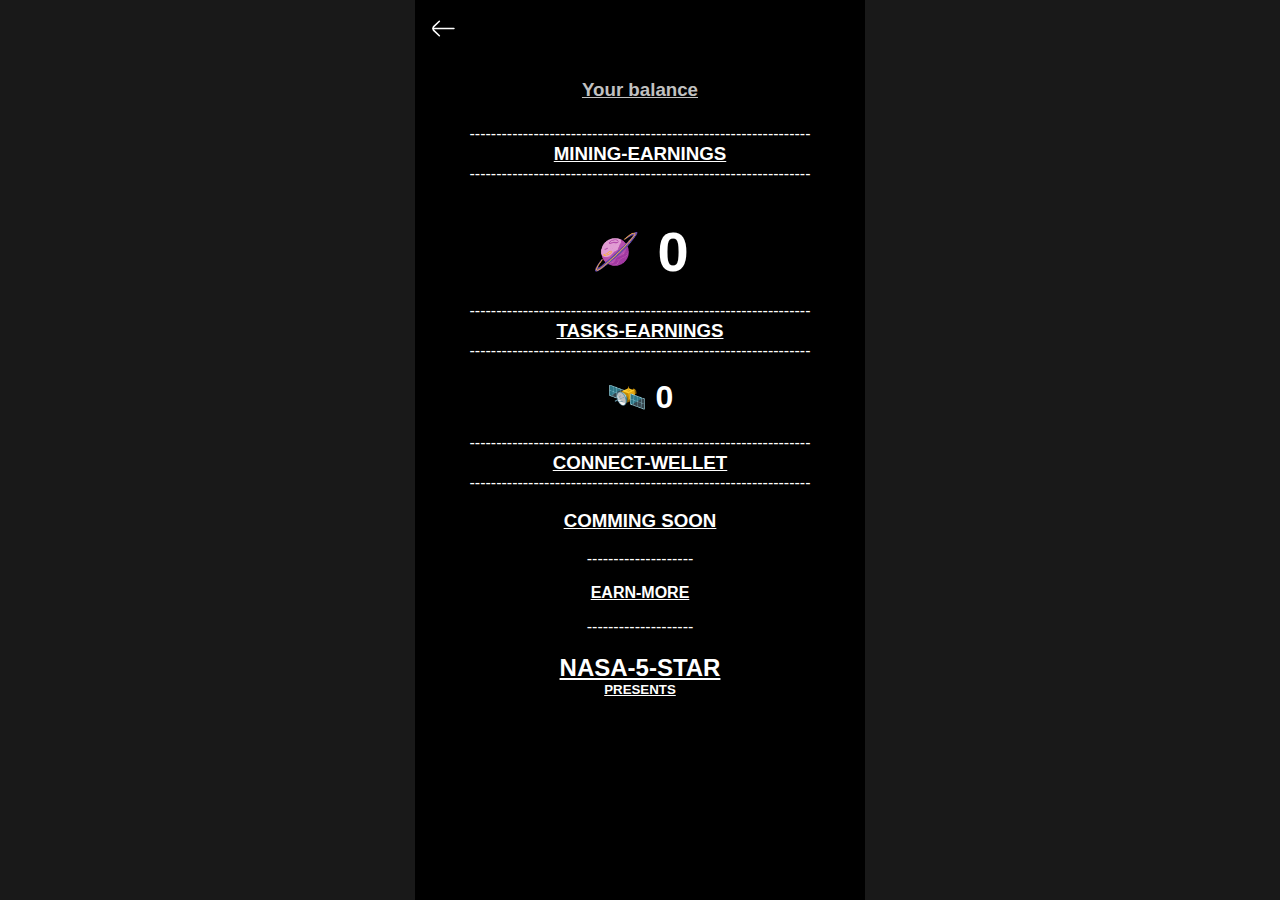
<file: boost.html>
<!DOCTYPE html>
<html lang="en">
<head>
    <meta charset="UTF-8">
    <meta name="viewport" content="width=device-width, initial-scale=1.0">
    <title> Boosters</title>
    <link rel="stylesheet" href="./assets/css/style.css">
    <link rel="stylesheet" href="./assets/css/responsive.css">

    <link rel="icon" type="image/x-icon" href="./assets/favicon/favicon.ico">
    <link rel="icon" type="image/png" href="./assets/favicon/favicon-16x16.png" sizes="16x16">
    <link rel="icon" type="image/png" href="./assets/favicon/favicon-32x32.png" sizes="32x32">
    <link rel="apple-touch-icon" href="./assets/favicon/apple-touch-icon.png">
    <link rel="android-chrome-192x192" href="./assets/favicon/android-chrome-192x192.png" sizes="192x192">
    <link rel="android-chrome-512x512" href="./assets/favicon/android-chrome-512x512.png" sizes="512x512">

    <link rel="stylesheet" href="https://cdn.jsdelivr.net/npm/swiper@11/swiper-bundle.min.css" />

</head>
<body class="boost">
    
    <div class="haeder">
        <a href="home.html">
            <svg width="25px" height="25px" viewBox="0 0 24 24" fill="none" xmlns="http://www.w3.org/2000/svg">
                <path d="M22 11.9299H2" stroke="#ffffff" stroke-width="1.5" stroke-linecap="round" stroke-linejoin="round"/>
                <path d="M8.00009 19L2.84009 14C2.5677 13.7429 2.35071 13.433 2.20239 13.0891C2.05407 12.7452 1.97754 12.3745 1.97754 12C1.97754 11.6255 2.05407 11.2548 2.20239 10.9109C2.35071 10.567 2.5677 10.2571 2.84009 10L8.00009 5" stroke="#ffffff" stroke-width="1.5" stroke-linecap="round" stroke-linejoin="round"/>
            </svg>
        </a>
       
    </div>
    
    <br>
    <div class="user-balance">
        <div class="balance-title">
            <span class="select-none"> <h3><B><U>Your balance</U></B></h3></span>
        </div> 
        

      

       
            ----------------------------------------------------------------
    <h3><B><U>MINING-EARNINGS</U></B></h3>
    ----------------------------------------------------------------
    <BR>
        
    <div class="coin-count-container">
        <img src="./assets/images/coin.png" width="45px">
        <h1 class="select-none"></h1>
    </div>
    <BR>    
        ----------------------------------------------------------------
    <h3><B><U>TASKS-EARNINGS</U></B></h3>
    ----------------------------------------------------------------
    <BR><BR>
    <div id="balance-container">
      <H1>🛰️ <span id="balance">0</span>  </H1>  
    </div>  <BR>
    ----------------------------------------------------------------
    <h3><B><U>CONNECT-WELLET</U></B></h3>
    ----------------------------------------------------------------
    <BR><BR>
    <H3><B><U>COMMING SOON</U></B></H3>  
    <BR>
        --------------------
        <div class="frens-open-detail">
            <a href="guid.html"> <H4><B><U>EARN-MORE</U></B></H4>  </a>
        </div>

        --------------------
        <BR><BR>
        <h2><B><U>NASA-5-STAR</U></B></h2>
        <h5><B><U>PRESENTS</U></B></h5>
</div>

    <script src="./assets/js/jst.js"></script>
    <script src="./assets/js/main.js"></script>
    <script src="./assets/js/charge.js"></script>
</body>
</html>
</file>
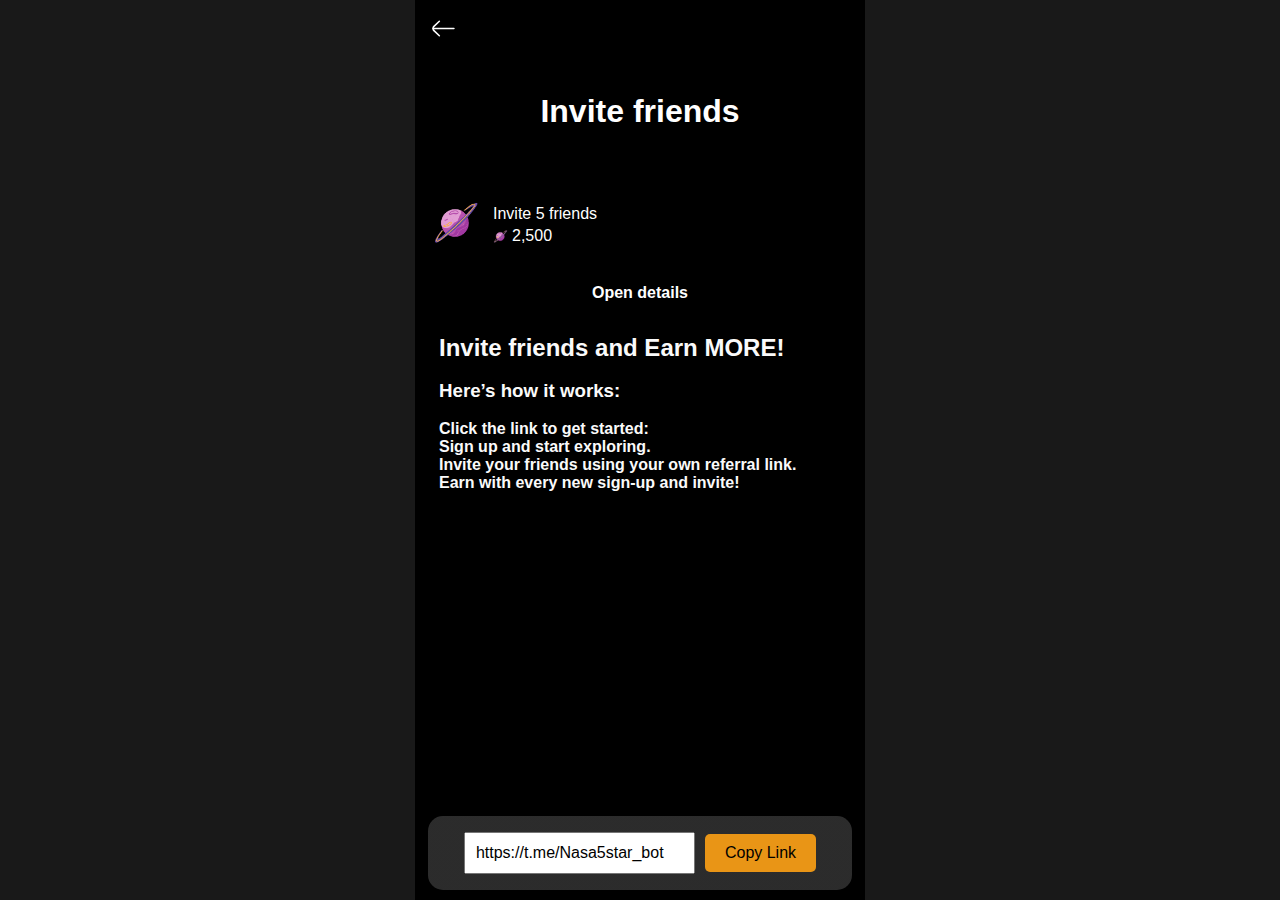
<file: frens.html>
<!DOCTYPE html>
<html lang="en">
<head>
    <meta charset="UTF-8">
    <meta name="viewport" content="width=device-width, initial-scale=1.0">
    <title>Frens</title>

    <link rel="stylesheet" href="./assets/css/style.css">
    <link rel="stylesheet" href="./assets/css/responsive.css">
    <meta name="theme-color" content="#f19e36" />

    <link rel="icon" type="image/x-icon" href="./assets/favicon/favicon.ico">
</head>
<body class="frens">
    
    <div class="haeder">
        <a href="home.html">
            <svg width="25px" height="25px" viewBox="0 0 24 24" fill="none" xmlns="http://www.w3.org/2000/svg">
                <path d="M22 11.9299H2" stroke="#ffffff" stroke-width="1.5" stroke-linecap="round" stroke-linejoin="round"/>
                <path d="M8.00009 19L2.84009 14C2.5677 13.7429 2.35071 13.433 2.20239 13.0891C2.05407 12.7452 1.97754 12.3745 1.97754 12C1.97754 11.6255 2.05407 11.2548 2.20239 10.9109C2.35071 10.567 2.5677 10.2571 2.84009 10L8.00009 5" stroke="#ffffff" stroke-width="1.5" stroke-linecap="round" stroke-linejoin="round"/>
            </svg>
        </a>
    </div>

    <div class="frens-main">

        <div class="frens-count">
            <span>Invite friends </span>
        </div>

        

            

            
        </div>
    </div>


    

        <div class="frens-help-box">
            <div class="frens-help-content">
                <div class="frens-help-image">
                    <img src="./assets/images/coin.png" width="50px">
                </div>
                <div class="fren-help-text">
                    <h5>Invite 5 friends </h5>
                    <div>
                        <img src="./assets/images/coin.png" width="15px">
                        <span>2,500</span>
                       
                    </div>
                </div>
            </div>

            <div class="frens-open-detail">
                <a href="guid.html">Open details</a>
            </div>
        </div>
    </div>
    <div class="frens-help">
        <div class="frens-help-title">
            <h2>Invite friends and Earn MORE! </h2><br>
            <h3>Here’s how it works:</h3><br>
            <span>Click the link to get started:</span><br>
                <span>  Sign up and start exploring.</span><br>
                    <span> Invite your friends using your own referral link.</span><br>
                        <span> Earn with every new sign-up and invite!</span><br>
        </div>
 <div class="frens-invite">
        <div class="frens-invite-button">
            <input type="text" value="https://t.me/Nasa5star_bot" id="link" readonly>
            <button id="copyButton">Copy Link</button>
        </div>
    </div>
 
   <script src="./assets/js/js.js"></script>
    <script src="./assets/js/charge.js"></script>

</body>
</html>
</file>
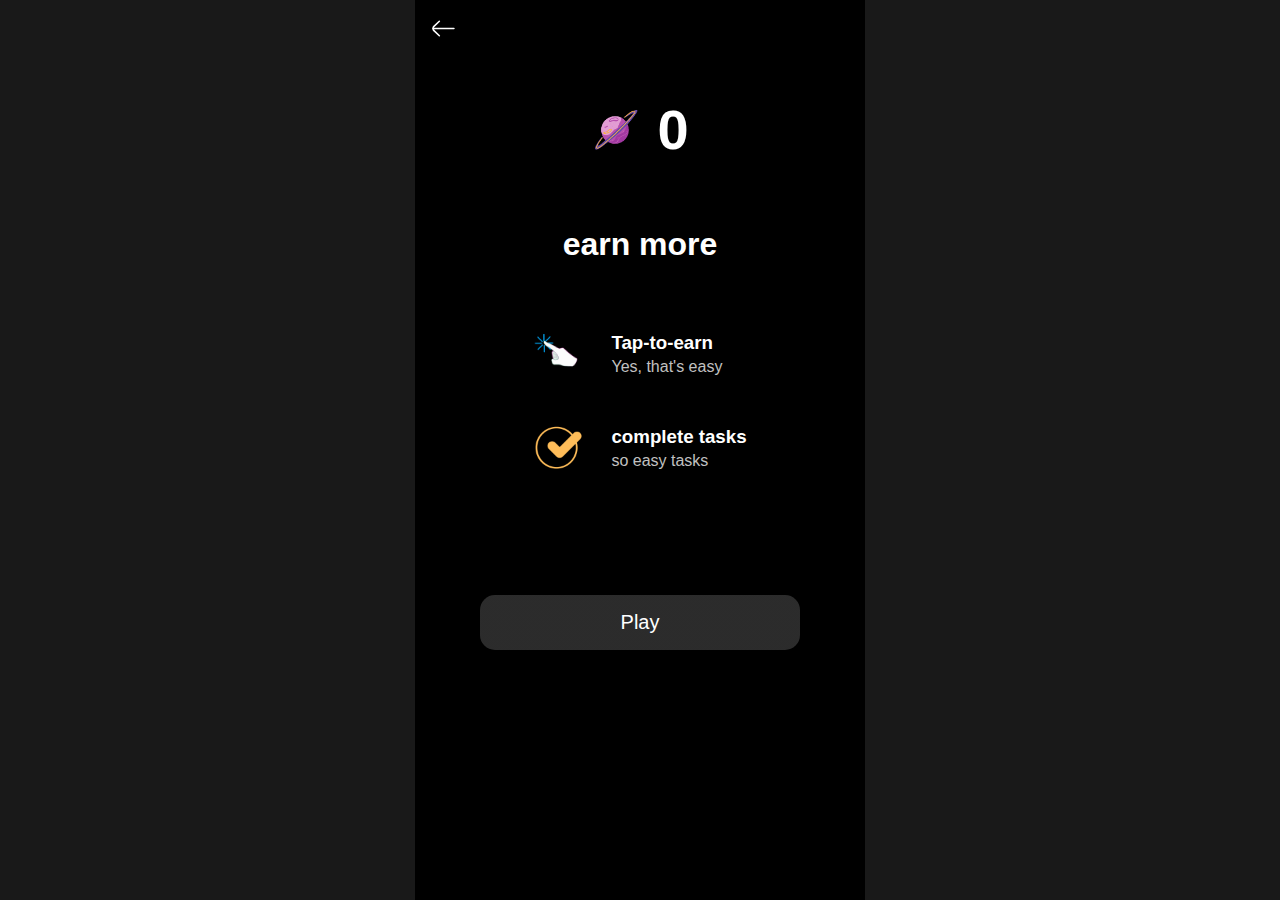
<file: guid.html>
<!DOCTYPE html>
<html lang="en">
<head>
    <meta charset="UTF-8">
    <meta name="viewport" content="width=device-width, initial-scale=1.0">
    <title>Document</title>

    <link rel="stylesheet" href="./assets/css/style.css">
    <link rel="stylesheet" href="./assets/css/responsive.css">

    <link rel="icon" type="image/x-icon" href="./assets/favicon/favicon.ico">
    <link rel="icon" type="image/png" href="./assets/favicon/favicon-16x16.png" sizes="16x16">
    <link rel="icon" type="image/png" href="./assets/favicon/favicon-32x32.png" sizes="32x32">
    <link rel="apple-touch-icon" href="./assets/favicon/apple-touch-icon.png">
    <link rel="android-chrome-192x192" href="./assets/favicon/android-chrome-192x192.png" sizes="192x192">
    <link rel="android-chrome-512x512" href="./assets/favicon/android-chrome-512x512.png" sizes="512x512">
</head>
<body class="guid">

    <div class="haeder">
        <a href="home.html">
            <svg width="25px" height="25px" viewBox="0 0 24 24" fill="none" xmlns="http://www.w3.org/2000/svg">
                <path d="M22 11.9299H2" stroke="#ffffff" stroke-width="1.5" stroke-linecap="round" stroke-linejoin="round"/>
                <path d="M8.00009 19L2.84009 14C2.5677 13.7429 2.35071 13.433 2.20239 13.0891C2.05407 12.7452 1.97754 12.3745 1.97754 12C1.97754 11.6255 2.05407 11.2548 2.20239 10.9109C2.35071 10.567 2.5677 10.2571 2.84009 10L8.00009 5" stroke="#ffffff" stroke-width="1.5" stroke-linecap="round" stroke-linejoin="round"/>
            </svg>
        </a>
       
    </div>

    <div class="coin-count-container">
        <img src="./assets/images/coin.png" width="45px">
        <h1 class="select-none"></h1>
    </div>

    <div class="guid-content">
        <div class="guid-title">
            <h1>earn more </h1>
        </div>
        <div class="guid-help">
            <div class="guid-help-detail">
                <div>
                    <img src="./assets/images/tap.gif" width="50px">
                </div>
                <div>
                    <h3>Tap-to-earn</h3>
                    <p>Yes, that's easy</p>
                </div>
            </div>

            <div class="guid-help-detail">
                <div>
                    <img src="./assets/images/2.png" width="50px">
                </div>
                <div>
                    <h3>complete tasks </h3>
                    <p>so easy tasks</p>
                </div>
            </div>

          

        </div>
    </div>

    <div class="guid-button">
        <a href="home.html" >Play</a>
    </div>
    <script src="./assets/js/main.js"></script>
    <script src="./assets/js/charge.js"></script>
</body>
</html>
</file>
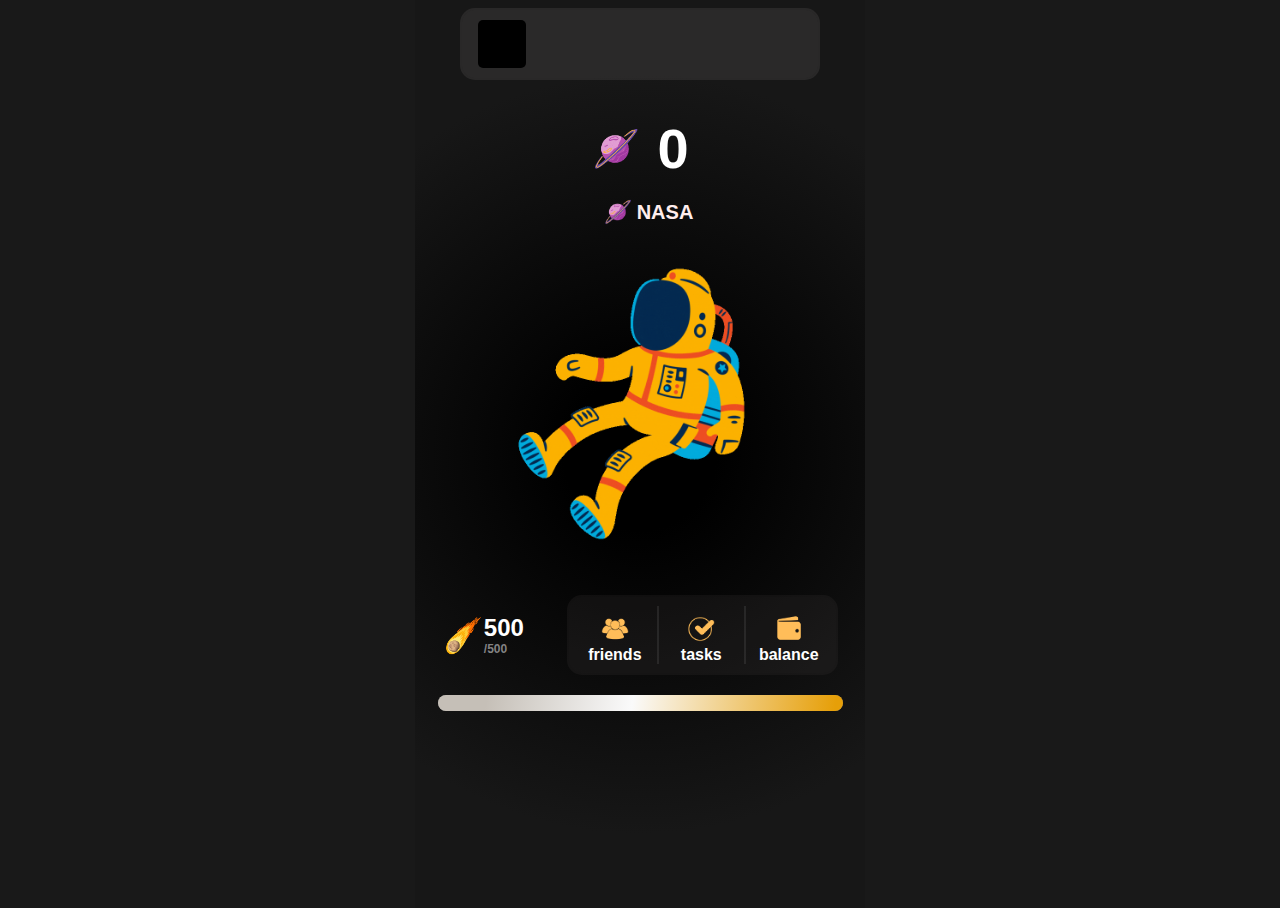
<file: home.html>
<!DOCTYPE html>
<html lang="en">
<head>
    <meta charset="UTF-8">
    <meta name="viewport" content="width=device-width, initial-scale=1.0">
    <title>NASA</title>
    <link rel="stylesheet" href="./assets/css/style.css">
    <link rel="stylesheet" href="./assets/css/responsive.css">
    <meta name="theme-color" content="#f19e36" />
    <link rel="stylesheet" href="https://cdnjs.cloudflare.com/ajax/libs/font-awesome/6.5.1/css/all.min.css">
    <link rel="icon" type="image/x-icon" href="./assets/favicon/favicon.ico">

</head>
<body>

    
    <div class="squad-container">
        <div class="login">
            <div class="login-detail">
                <div class="profile">
                    <span></span>
                </div>

                <div class="user-data">
                    <span class="name"></span>
                    <span class="user-rank"></span>
                </div>
            </div>

            <div>
               
            </div>
        </div>
    </div>

    <div class="coin-count-container">
        <img src="./assets/images/coin.png" width="45px">
        <h1 class="select-none"></h1>
    </div>

    <div class="rank-container">
        <div class="rank-items">
            <h3 class="select-none"></h3>
            <span></span>
            <img src="./assets/images/coin.png" class="select-none" width="30px">
            <span id="rank" class="select-none">NASA</span>
        </div>
    </div>
    
    <div class="coin-container">
     
        <img src="./assets/images/ast.gif" id="coin" class="select-none" width="300px" />
    </div>

    <div class="menu-container">
        <div class="power">
            <img src="./assets/images/28.png" width="40px">
            <div class="power-count">
                <span id="power" class="select-none">0</span>
                <span class="gray select-none" id="total">/0</span>
            </div>
        </div>

        <div class="menu-bottuns">
            <a href="frens.html" class="button b-r">
                <img src="./assets/images/1.png" alt="" width="28px">
                <span class="select-none">friends</span>
            </a>
            <a href="earn.html" class="button b-r">
                <img src="./assets/images/2.png" alt="" width="28px">
                <span class="select-none">tasks</span>
            </a>
            <a href="boost.html" class="button">
                <img src="./assets/images/3.png" alt="" width="28px">
                <span class="select-none">balance</span>
            </a>
        </div>
    </div>

    <div class="progress-bar">
        <div class="progress"></div>
    </div>


    <script src="./assets/js/main.js"></script>
</body>
</html>
</file>
<file: assets/css/style.css>
* {
    margin: 0;
    padding: 0;
    box-sizing: border-box;
}
a {
    text-decoration: none;
}
a:active {
    color: rgb(255, 255, 255);
}
html {
    font-family: sans-serif;
}
.select-none {
    -moz-user-select: none;
    -webkit-user-select: none;
    user-select: none;
}
body {
    background: radial-gradient(circle, rgb(0, 0, 0) 0%, rgb(0, 0, 0) 15%, rgb(0, 0, 0) 75%);
    background: radial-gradient(circle, rgb(0, 0, 0) 0%, rgb(0, 0, 0) 15%, rgba(23,23,23,1) 75%);
    
    background-repeat: no-repeat;
    min-height: 100vh;   
}
.haeder {
    display: flex;
    align-items: center;
    padding: 1rem;
}
.haeder a {
    margin-right: 1rem;
}
.squad-container {
    margin: 1.75rem auto;
    width: 80%;
    height: 4.5rem;
    border-radius: 15px;
    background-color: rgba(85, 82, 82, 0.3);
    border: 2px solid rgb(43, 42, 42, 0.05);
}
.login {
    display: flex;
    align-items: center;
    justify-content: space-between;
    height: 100%;
    padding: 0 1rem;
}
.login-detail {
    display: flex;
    align-items: center;
}
.profile {
    width: 3rem;
    height: 3rem;
    background-color: rgb(0, 0, 0);
    display: flex;
    justify-content: center;
    align-items: center;
    border-radius: 5px;
}
.profile span {
    font-size: 2rem;
    color: rgba(151, 151, 151, 0.773);
}
.user-data {
    display: flex;
    flex-direction: column;
    margin-left: 0.75rem;
}
.name {
    color: #ffffff;
}
.user-rank {
    font-size: 0.75rem;
    margin-top: 0.25rem;
    color: #c1c1c1;
}
.coin-count-container {
    width: 100%;
    display: flex;
    justify-content: center;
    align-items: center;
    margin-top: 2.25rem;
}
.rank-container {
    margin-top: 1rem;
    margin-bottom: 2rem;
    display: flex;
    justify-content: center;
    align-items: center;
    color: #ffeded;
}
.rank-items {
    display: flex;
    align-items: center;
    font-size: 1.25rem;
}
.rank-items h3{
    margin-right: 0.5rem;
}
.rank-items img{
    margin-left: 0.5rem;
    margin-right: 0.25rem;
}
#rank {
    font-weight: bold;
}
.coin-count-container img {
    margin-right: 1rem;
    width: 50px;
}
.coin-count-container h1 {
    color: #ffffff;
    font-size: 3.5rem;
}
.coin-container {
    position: relative;
    margin-top: 1.5rem;
    width: 100%;
    display: flex;
    justify-content: center;
}
.coin-container span {
    position: absolute;
    z-index: 999;
    font-size: 2rem;
    color: #ffffff;
}
#coin {
    transition: .1s;
    transform-style: preserve-3d;
}
.menu-container {
    margin-top: 2.25rem;
    width: 90%;
    display: flex;
    justify-content: center;
    align-items: center;
}
.power {
    display: flex;
    justify-content: center;
    margin-right: 0.5rem;
    width: 33%;
}
.power-count {
    display: flex;
    flex-direction: column;
}
.power-count span {
    color: #ffffff;
    font-weight: bold;
    font-size: 1.5rem;
}
.gray {
    color: #d7d7d798!important;
    font-size: 0.75rem!important;
}
.menu-bottuns {
    width: 67%;
    padding: 1rem 0.25rem;
    display: flex;
    justify-content: space-around;
    align-items: center;
    height: 5rem;
    background-color: rgba(70, 67, 67, 0.2);
    border: 2px solid rgba(0, 0, 0, 0.03);
    border-radius: 15px;
    margin-left: 0.5rem;
    margin-right: -1.25rem;
}

.button {
    display: flex;
    flex-direction: column;
    justify-content: center;
    align-items: center;
    padding: 0 0.25rem;
    width: 33.3333%;
}
.button img {
    margin-top: 0.5rem;
}
.button span {
    margin-top: 0.25rem;
    font-weight: bold;
    color: #ffffff;
}
.b-r {
    border-right: 2px solid rgba(218, 218, 218, 0.1);
}
.progress-bar {
    width: 90%;
    height: 1rem;
    margin: 1.25rem auto;
    border-radius: 30px;
    background-color: rgba(218, 218, 218, 0.5)
}
.progress {

    height: 100%;
  
    background: linear-gradient(278deg, rgb(230, 159, 8) 2%, rgb(250, 250, 250) 52%, rgb(197, 191, 183) 88%);
    border-radius: 30px;
}


.boost {
    background: linear-gradient(0deg, rgb(0, 0, 0) 2%, rgb(0, 0, 0) 45%);
    background: linear-gradient(0deg, rgb(0, 0, 0) 5%, rgba(0,0,0,1) 45%);
    background-repeat: no-repeat;
    background-attachment: fixed;
    color: #ffffff;
    padding-bottom: 4rem;
}
.user-balance {
    display: flex;
    flex-direction: column;
    justify-content: center;
    align-items: center;
    padding-bottom: 3rem;
}
.balance-title {
    color: #c1c1c1;
    margin-bottom: 1.5rem;
}
.balance-coins {
    display: flex;
    justify-content: center;
    align-items: center;
    margin-bottom: 2rem;
    font-size: 3.5rem;
    font-weight: bold;
}
.balance-coins img {
    margin-right: 0.75rem;
}
.balance-guid {
    color: rgba(185,103,0,1);
    font-weight: 700;
}
.free-boosts {
    padding: 0 1rem;
}
.free-boosts-title {
    margin-bottom: 0.5rem;
    padding: 0 0.3rem;
}
.free-boosts-buttons {
    display: flex;
    justify-content: space-between;
    align-items: center;
    width: 100%;
}
.free-boost-button {
    cursor: pointer;
    display: flex;
    width: 50%;
    height: 4.5rem;
    margin: 0.5rem 0;
    justify-content: space-between;
    align-items: center;
    border-radius: 15px;
    padding: 0 0.75rem;
    background-color: rgba(218, 218, 218, 0.2);
    border:2px solid rgba(218, 218, 218, 0.02);
}
.free-boosts-detail {
    display: flex;
    flex-direction: column;
    justify-content: center;
}
.m-r {
    margin-right: 0.75rem;
}
.m-l {
    margin-left: 0.75rem;
}
.available {
    margin-top: 0.25rem;
    color: #919191;
    font-size: 0.75rem;
}
.boosters {
    margin-top: 3rem;
    padding: 0 1rem;
}
.boosters-title {
    margin-bottom: 1rem;
    padding: 0 0.3rem;
}
.boosters-buttons {
    width: 100%;
    border-radius: 15px;
    padding: 1.25rem;
    background-color: rgba(218, 218, 218, 0.2);
    border: 2px solid rgba(218, 218, 218, 0.02);
}
.boosters-button {
    cursor: pointer;
    display: flex;
    align-items: center;
    justify-content: space-between;
}
.boosters-button-detail {
    display: flex;
    align-items: center;
    justify-content: space-between;
}
.boosters-button-data {
    display: flex;
    align-items: center;
}
.boosters-button-image {
    background-color: rgba(218, 218, 218, 0.1);
    border: 2px solid rgba(218, 218, 218, 0.01);
    display: flex;
    justify-content: center;
    align-items: center;
    width: 4.25rem;
    height: 4.25rem;
    padding: 4px;
    margin-right: 1rem;
    border-radius: 15px;
}
.boosters-button-detail h4 {
    margin-bottom: 0.25rem;
    font-weight: 300;
}
.boosters-button-detail h4, 
.boosters-button-data span, 
.boosters-button-data  p{
    color: #c1c1c1aa;
}
.boosters-button-data h5{
    font-size: 1rem;
}
.m-r-25 {
    margin-right: 0.25rem;
}
.m-b-1 {
    margin-bottom: 1rem;
}
.buy-skins {
    margin-top: 3rem;
}
.slide {
    width: 17rem!important;
    margin: 0 1rem;
    border-radius: 15px;
    padding: 1.25rem;
    height: 10rem;
    background-color: rgba(218, 218, 218, 0.2);
    border: 2px solid rgba(218, 218, 218, 0.02);
}
.skin-button  {
    cursor: pointer;
    display: flex;
    align-items: center;
    justify-content: space-between;
}


.guid {
    background-image: linear-gradient(0deg, rgba(0,0,0,1) 0%, rgba(0,0,0,1) 100%);
}
.guid-social {
    display: flex;
    justify-content: space-between;
    align-items: center;
    color: #ffffff;
    padding: 0 3rem;
}
.guid-social a {
    display: flex;
    align-items: center;
    padding: 0.75rem 2.5rem;
    border-radius: 15px;
    background-color: rgba(218, 218, 218, 0.2);
    border: 2px solid rgba(218, 218, 218, 0.02);
}
.guid-social a svg {
    margin-right: 0.25rem;
}
.guid-content {
    margin-top: 4rem;
    color: #ffffff;
    display: flex;
    flex-direction: column;
    align-items: center;
}
.guid-title {
    margin-bottom: 4rem;
}
.guid-help-detail {
    display: flex;
    align-items: center;
    margin-bottom: 2.5rem;
}
.guid-help-detail img {
    margin-right: 1.75rem;
}
.guid-help-detail h3 {
    margin-bottom: 0.25rem;
}
.guid-help-detail p {
    font-size: 1rem;
    color: #c1c1c1;
}
.guid-button {
    margin-top: 5rem;
    width: 100%;
    display: flex;
    justify-content: center;
    align-items: center;
}
.guid-button a,
.frens-invite-button {
    display: flex;
    justify-content: center;
    align-items: center;
    color: #ffffff;
    font-size: 1.25rem;
    background: linear-gradient(83deg,  rgba(218, 218, 218, 0.2) 3%,  rgba(218, 218, 218, 0.2) 28%,  rgba(218, 218, 218, 0.2) 91%);
    width: 20rem;
    padding: 1rem 0;
    border-radius: 15px;
}


.frens {
    background: linear-gradient(0deg, rgb(0, 0, 0) 2%, rgb(0, 0, 0) 45%);
    background: linear-gradient(0deg, rgb(0, 0, 0) 5%, rgba(0,0,0,1) 45%);
    background-repeat: no-repeat;
    background-attachment: fixed;
    color: #ffffff;
    padding-bottom: 4rem;
}
.frens-main  {
    margin: 2rem 0;
    display: flex;
    flex-direction: column;
    justify-content: center;
    align-items: center;
}
.frens-count {
    margin-bottom: 1.25rem;
    font-size: 2rem;
    font-weight: bold;
    
}
.frens-total-earn {
    cursor: pointer;
    display: flex;
    justify-content: space-between;
    align-items: center;
    width: 85%;
    border-radius: 15px;
    background-color: rgba(218, 218, 218, 0.2);
    border: 2px solid rgba(218, 218, 218, 0.02);
    padding: 0.75rem;
}
.frens-total-count {
    display: flex;
    justify-content: center;
    align-items: center;
    color: rgb(247, 247, 247);
}
.frens-total-count img {
    margin-left: 0.5rem;
}
.leaders {
    color: #c1c1c16e;
}
.frens-help, 
.frens-list {
    padding: 1rem;
}
.frens-help-title, 
.frens-list-title {
    padding-left: 0.5rem;
    color: rgb(250, 250, 250);
    font-weight: 600;
    margin-bottom: 0.75rem;
}


input {
    margin-top: auto;
    padding: 10px;
    font-size: 16px;
    margin-right: 10px;
}

button {
   
    padding: 10px 20px;
    font-size: 16px;
    cursor: pointer;
    border: none;
    background-color: #e99516;
    color: rgb(0, 0, 0);
    border-radius: 5px;
}

button:active {
    background-color: #ffffff;
}
.frens-invite {
     margin-top: auto;
    cursor: pointer;
    display: flex;
    justify-content: center;
    align-items: center;
    width: 100%;
}
.frens-invite-button {
    position: fixed;
    bottom: 10px;
    width: 23.5rem;
}
.frens-help-content {
    padding: 1rem;
    display: flex;
    align-items: center;
}
.frens-help-image {
    margin-right: 0.75rem;
}
.fren-help-text h5 {
    font-size: 1rem;
    font-weight: 500;
    margin-bottom: 0.25rem;
}
.fren-help-text div{
    margin-top: 0.25rem;
    display: flex;
    align-items: center;
}
.fren-help-text div img {
    margin-right: 0.25rem;
}
.fren-help-text div span {
    margin-right: 0.25rem;
}
.frens-open-detail {
    display: flex;
    justify-content: center;
    align-items: center;
    padding: 1rem 0;
}
.frens-open-detail a {
    color: #ffffff;
    font-weight: bold;
}
.frens-data {
    padding: 1rem;
}
.frens-data,
.frens-profile {
    display: flex;
    justify-content: space-between;
    align-items: center;
}
.frens-profile-photo {
    background-color: aquamarine;
    width: 3.5rem;
    height: 3.5rem;
    border-radius: 100%;
    margin-right: 0.75rem;
}
.frens-profile-data h4{
    margin-bottom: 0.25rem;
}
.frens-profile-data div{
    display: flex;
    align-items: center;
}
.frens-profile-data div img,
.frens-profile-data div span {
    margin-right: 0.30rem;
}
.frens-data-count {
    display: flex;
    justify-content: center;
    align-items: center;
    color: rgb(255, 255, 255);
}
.frens-data-count span{
    margin-right: 0.25rem;
}


.earn {
    background: linear-gradient(0deg, rgb(0, 0, 0) 2%, rgb(0, 0, 0) 45%);
    background: linear-gradient(0deg, rgb(0, 0, 0) 5%, rgba(0,0,0,1) 45%);
    background-repeat: no-repeat;
    background-attachment: fixed;
    color: #ffffff;
    padding-bottom: 4rem;
}
.earn-more {
    display: flex;
    flex-direction: column;
    justify-content: center;
    align-items: center;
    margin-top: 1rem;
}
.earn-more img {
    margin-bottom: 1.5rem;
}
.earn-more h3 {
    font-size: 1.5rem;
}

.login-page {
    background: linear-gradient(0deg, rgb(0, 0, 0) 2%, rgb(0, 0, 0) 45%);
    background-repeat: no-repeat;
    background-attachment: fixed;
    color: #ffffff;
    padding-bottom: 4rem;
}
.login-coins,
.login-page-detail {
    display: flex;
    justify-content: center;
    align-items: center;
}
.login-page-detail  {
    margin-top: 1rem;
    font-size: 1rem;
    color: #c1c1c1;
}
.login-coins-count {
    font-size: 2rem;
    margin-left: 1rem;
}
.login-form {
    margin-top: 3rem;
    padding: 0 2rem;
}
.login-form form {
    padding: 2rem;
    border-radius: 15px;
    background-color: rgba(218, 218, 218, 0.2);
    border: 2px solid rgba(218, 218, 218, 0.02);
    display: flex;
    flex-direction: column;
    justify-content: center;
}

.login-form form label {
    margin-bottom: 0.25rem;
}
.login-form form input {
    outline: none;
    background-color: rgba(218, 218, 218, 0.2);
    border: 2px solid rgba(218, 218, 218, 0.02);
    margin-bottom: 1rem;
    padding: 0.75rem;
    color: #000000;
    border-radius: 10px;
}
.submit-button {
    border: none;
    outline: none;
    margin-top: 0.75rem;
    background: linear-gradient(83deg, rgb(255, 255, 255) 3%, rgb(255, 255, 255) 28%, rgb(255, 255, 255) 91%);
}
</file>
<file: assets/css/responsive.css>
@media screen and (min-width: 764px) {
    body,
    .boost, 
    .guid,
    .frens,
    .earn,
    .login-page {
        max-width: 450px;
        margin: 0 auto;
        background-color: #191919!important;
        background-size: 450px;
        background-position: center;
    }
    .squad-container {
        margin: 0.5rem auto;
    }
    .slide  {
        width: 19.5rem!important;
    }
    .frens-invite-button {
        width: 26.5rem;
    }
}
</file>
